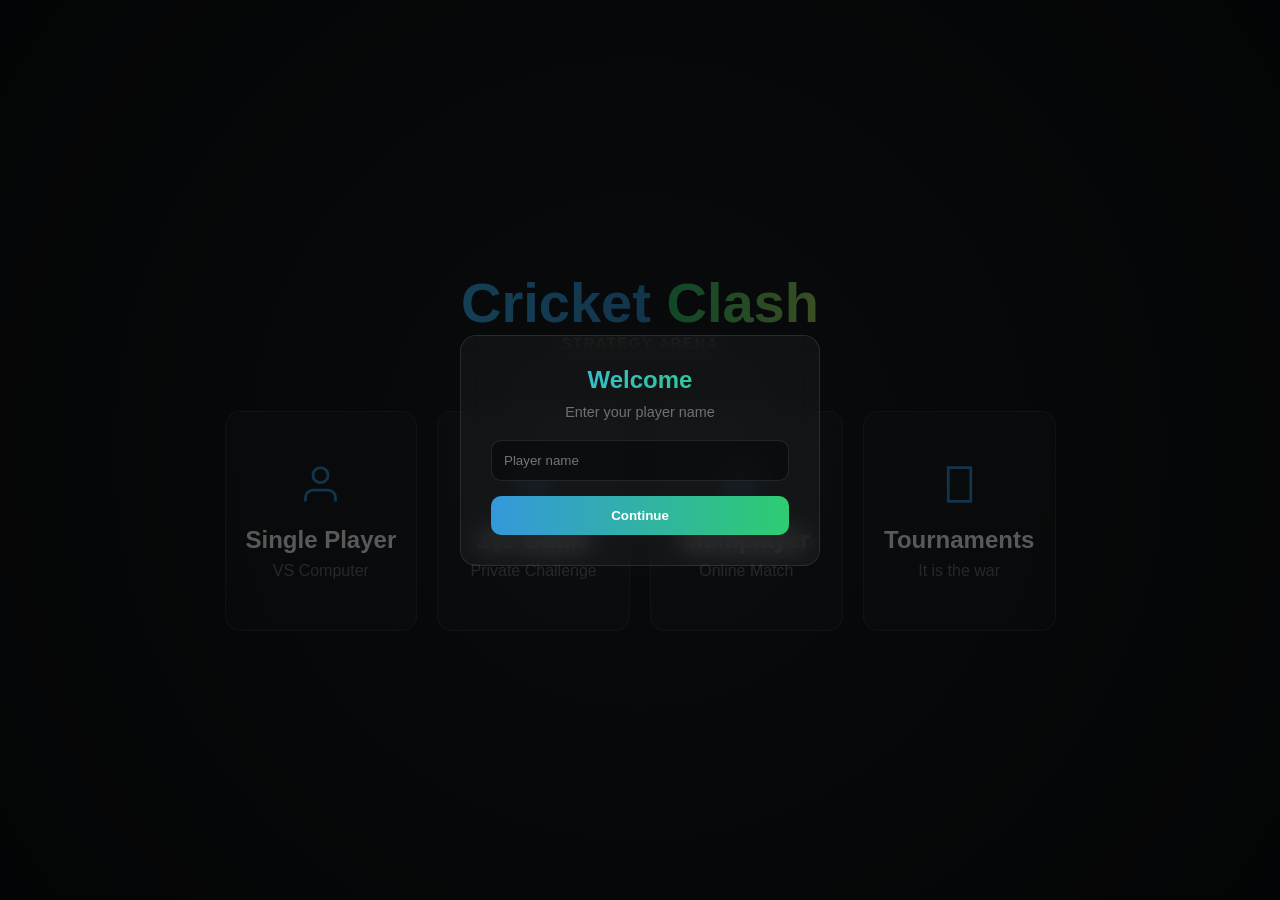
<file: index.html>
<!DOCTYPE html>
<html lang="en">
<head>
<meta charset="UTF-8">
<meta name="viewport" content="width=device-width, initial-scale=1.0">
<title>Cricket Clash - Strategy Arena</title>

<style>
/* ================= ROOT ================= */
:root {
    --bg-color: #0f1214;
    --card-bg: rgba(255, 255, 255, 0.03);
    --border-default: rgba(255, 255, 255, 0.1);
    --border-active: #4caf50;
    --text-main: #ffffff;
    --text-muted: #717171;
    --accent-blue: #3498db;
    --accent-green: #2ecc71;
}

/* ================= GLOBAL ================= */
* {
    margin: 0;
    padding: 0;
    box-sizing: border-box;
    font-family: 'Segoe UI', Roboto, Helvetica, Arial, sans-serif;
}

body {
    background: radial-gradient(circle at center, #1a1f24 0%, #0a0c0d 100%);
    color: var(--text-main);
    min-height: 100vh;
    display: flex;
    flex-direction: column;
    align-items: center;
    justify-content: center;
    padding: 20px;
    overflow-x: hidden;
}

/* ================= LOADER ================= */
#pageLoader {
    position: fixed;
    inset: 0;
    background: radial-gradient(circle at center, #11161a 0%, #050607 100%);
    display: flex;
    align-items: center;
    justify-content: center;
    z-index: 99999;
}

#pageLoader .loader-text {
    font-size: clamp(2.8rem, 9vw, 4.5rem);
    font-weight: 900;
    letter-spacing: 6px;
    background: linear-gradient(90deg, #3ab5f0, #2ecc71);
    -webkit-background-clip: text;
    -webkit-text-fill-color: transparent;
    animation: glow 1.6s ease-in-out infinite alternate;
}

@keyframes glow {
    from { opacity: 0.6; transform: scale(1); }
    to { opacity: 1; transform: scale(1.05); }
}

/* ================= NAME POPUP ================= */
#namePopup {
    position: fixed;
    inset: 0;
    background: rgba(0,0,0,0.65);
    display: none;
    align-items: center;
    justify-content: center;
    z-index: 99998;
}

.popup-box {
    background: rgba(255,255,255,0.04);
    border: 1px solid var(--border-default);
    backdrop-filter: blur(12px);
    padding: 30px;
    border-radius: 16px;
    width: 90%;
    max-width: 360px;
    text-align: center;
}

.popup-box h2 {
    margin-bottom: 10px;
    background: linear-gradient(to right, #3ab5f0, #2ecc71);
    -webkit-background-clip: text;
    -webkit-text-fill-color: transparent;
}

.popup-box p {
    color: var(--text-muted);
    font-size: 0.9rem;
    margin-bottom: 20px;
}

.popup-box input {
    width: 100%;
    padding: 12px;
    border-radius: 10px;
    border: 1px solid var(--border-default);
    background: rgba(0,0,0,0.4);
    color: white;
    outline: none;
    margin-bottom: 15px;
}

.popup-box button {
    width: 100%;
    padding: 12px;
    border-radius: 10px;
    border: none;
    cursor: pointer;
    font-weight: 600;
    background: linear-gradient(90deg, #3498db, #2ecc71);
    color: #fff;
}

/* ================= HEADER ================= */
.header {
    text-align: center;
    margin-bottom: 60px;
}

.logo {
    font-size: clamp(2.5rem, 8vw, 3.5rem);
    font-weight: 800;
}

.logo span:first-child {
    background: linear-gradient(to right, #3ab5f0, #3498db);
    -webkit-background-clip: text;
    -webkit-text-fill-color: transparent;
}

.logo span:last-child {
    background: linear-gradient(to right, #2ecc71, #a8e063);
    -webkit-background-clip: text;
    -webkit-text-fill-color: transparent;
}

.subtitle {
    color: var(--text-muted);
    text-transform: uppercase;
    letter-spacing: 2px;
    font-size: 0.9rem;
}

/* ================= CARDS ================= */
.card-container {
    display: grid;
    grid-template-columns: repeat(4, 1fr);
    gap: 20px;
}

.card {
    background: var(--card-bg);
    border: 1px solid var(--border-default);
    border-radius: 15px;
    padding: 50px 20px;
    text-align: center;
    cursor: pointer;
    transition: 0.3s;
}

.card:hover {
    background: rgba(255,255,255,0.06);
    transform: translateY(-8px);
}

.card.active {
    border-color: var(--border-active);
}

.icon svg {
    width: 45px;
    height: 45px;
    stroke: var(--accent-blue);
}

.card h2 { margin: 15px 0 8px; }
.card p { color: var(--text-muted); }

@media (max-width: 600px) {
    .card-container { grid-template-columns: 1fr; }
    .header { margin-bottom: 30px; }
}
</style>
</head>

<body>

<!-- LOADER -->
<div id="pageLoader">
    <div class="loader-text">SATVERSE</div>
</div>

<!-- NAME POPUP -->
<div id="namePopup">
    <div class="popup-box">
        <h2>Welcome</h2>
        <p>Enter your player name</p>
        <input type="text" id="playerNameInput" placeholder="Player name">
        <button onclick="savePlayerName()">Continue</button>
    </div>
</div>

<!-- MAIN UI -->
<div class="header">
    <h1 class="logo"><span>Cricket</span> <span>Clash</span></h1>
    <p class="subtitle">Strategy Arena</p>
</div>

<div class="card-container">
    <div class="card" onclick="selectCard(this)">
        <div class="icon">
            <svg viewBox="0 0 24 24" fill="none" stroke-width="1.5"><circle cx="12" cy="7" r="4"/><path d="M4 21v-2a4 4 0 0 1 4-4h8a4 4 0 0 1 4 4v2"/></svg>
        </div>
        <h2>Single Player</h2>
        <p>VS Computer</p>
    </div>

    <div class="card" onclick="selectCard(this)">
        <div class="icon">
            <svg viewBox="0 0 24 24" fill="none" stroke-width="1.5"><line x1="4" y1="4" x2="20" y2="20"/><line x1="20" y1="4" x2="4" y2="20"/></svg>
        </div>
        <h2>1v1 Battle</h2>
        <p>Private Challenge</p>
    </div>

    <div class="card" onclick="selectCard(this)">
        <div class="icon">
            <svg viewBox="0 0 24 24" fill="none" stroke-width="1.5"><circle cx="9" cy="7" r="4"/><path d="M17 21v-2a4 4 0 0 0-4-4H5a4 4 0 0 0-4 4v2"/></svg>
        </div>
        <h2>Multiplayer</h2>
        <p>Online Match</p>
    </div>

    <div class="card" onclick="window.location.href='tournament.html'">
        <div class="icon">
            <svg viewBox="0 0 24 24" fill="none" stroke-width="1.5"><path d="M6 3h12v18H6z"/></svg>
        </div>
        <h2>Tournaments</h2>
        <p>It is the war</p>
    </div>
</div>

<script>
function selectCard(el){
    document.querySelectorAll('.card').forEach(c=>c.classList.remove('active'));
    el.classList.add('active');
}

/* LOADER + NAME CHECK */
window.addEventListener("load", () => {
    setTimeout(() => {
        document.getElementById("pageLoader").remove();

        if (!localStorage.getItem("playerName")) {
            document.getElementById("namePopup").style.display = "flex";
        }
    }, 600);
});

function savePlayerName(){
    const name = document.getElementById("playerNameInput").value.trim();
    if(!name) return;
    localStorage.setItem("playerName", name.toLowerCase());
    document.getElementById("namePopup").style.display = "none";
}
</script>

</body>
</html>
</file>
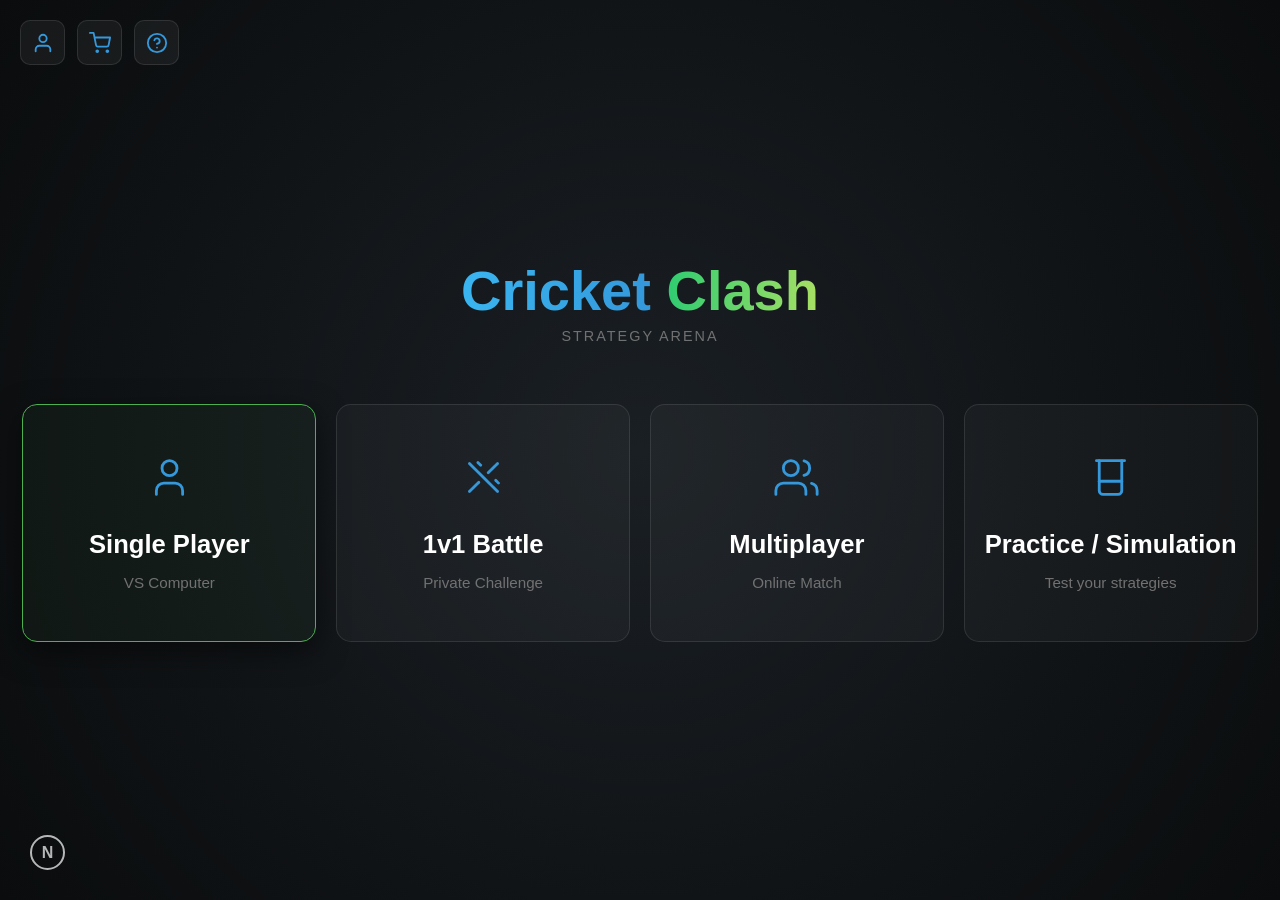
<file: mainpage.html>
<!DOCTYPE html>
<html lang="en">
<head>
    <meta charset="UTF-8">
    <meta name="viewport" content="width=device-width, initial-scale=1.0">
    <title>Cricket Clash - Strategy Arena</title>
    <style>
        :root {
            --bg-color: #0f1214;
            --card-bg: rgba(255, 255, 255, 0.03);
            --border-default: rgba(255, 255, 255, 0.1);
            --border-active: #4caf50;
            --text-main: #ffffff;
            --text-muted: #717171;
            --accent-blue: #3498db;
            --accent-green: #2ecc71;
        }

        * {
            margin: 0;
            padding: 0;
            box-sizing: border-box;
            font-family: 'Segoe UI', Roboto, Helvetica, Arial, sans-serif;
        }

        body {
            background: radial-gradient(circle at center, #1a1f24 0%, #0a0c0d 100%);
            color: var(--text-main);
            min-height: 100vh;
            display: flex;
            flex-direction: column;
            align-items: center;
            justify-content: center;
            padding: 20px;
            overflow-x: hidden;
        }

        /* Header Styles */
        .header {
            text-align: center;
            margin-bottom: 60px;
        }

        .logo {
            font-size: clamp(2.5rem, 8vw, 3.5rem);
            font-weight: 800;
            margin-bottom: 5px;
        }

        .logo span:first-child {
            background: linear-gradient(to right, #3ab5f0, #3498db);
            -webkit-background-clip: text;
            -webkit-text-fill-color: transparent;
        }

        .logo span:last-child {
            background: linear-gradient(to right, #2ecc71, #a8e063);
            -webkit-background-clip: text;
            -webkit-text-fill-color: transparent;
        }

        .subtitle {
            color: var(--text-muted);
            text-transform: uppercase;
            letter-spacing: 2px;
            font-size: 0.9rem;
        }

        /* Card Grid */
		.card-container {
			display: grid;
			grid-template-columns: repeat(4, 1fr);
			gap: 20px;
		}


        .card {
            background: var(--card-bg);
            border: 1px solid var(--border-default);
            border-radius: 15px;
            padding: 50px 20px;
            text-align: center;
            cursor: pointer;
            transition: all 0.3s cubic-bezier(0.4, 0, 0.2, 1);
            position: relative;
        }

        /* Hover & Active States */
        .card:hover {
            background: rgba(255, 255, 255, 0.06);
            transform: translateY(-8px);
        }

        .card.active {
            border-color: var(--border-active);
            background: rgba(76, 175, 80, 0.05);
            box-shadow: 0 10px 30px rgba(0, 0, 0, 0.5);
        }

        /* Icons */
        .icon {
            margin-bottom: 30px;
            display: flex;
            justify-content: center;
        }


		.card .icon svg {
    width: 45px;
    height: 45px;
    stroke: var(--accent-blue);
}



        .card h2 {
            font-size: 1.6rem;
            margin-bottom: 15px;
            font-weight: 600;
        }

        .card p {
            color: var(--text-muted);
            font-size: 0.95rem;
        }

        /* Bottom Logo */
        .footer-logo {
            position: fixed;
            bottom: 30px;
            left: 30px;
            width: 35px;
            height: 35px;
            border: 2px solid #fff;
            border-radius: 50%;
            display: flex;
            align-items: center;
            justify-content: center;
            font-weight: bold;
            opacity: 0.7;
        }

        /* Responsive Breakpoints */
        @media (max-width: 600px) {
            .card-container {
                grid-template-columns: 1fr;
            }
            .header { margin-bottom: 30px; }
        }
		
		/* Navigation Buttons in Top Left */
.nav-controls {
    position: absolute;
    top: 20px;
    left: 20px;
    display: flex;
    gap: 12px;
    z-index: 100;
}

.nav-btn {
    width: 45px;
    height: 45px;
    background: rgba(255, 255, 255, 0.05);
    border: 1px solid var(--border-default);
    border-radius: 10px;
    display: flex;
    align-items: center;
    justify-content: center;
    cursor: pointer;
    transition: all 0.2s ease;
    color: var(--text-main);
}

.nav-btn:hover {
    background: rgba(255, 255, 255, 0.15);
    border-color: var(--accent-blue);
    transform: translateY(-2px);
}

.nav-btn svg {
    width: 22px;
    height: 22px;
    stroke: var(--text-main);
}

/* Ensure header doesn't overlap on small screens */
@media (max-width: 768px) {
    .nav-controls {
        position: relative;
        top: 0;
        left: 0;
        margin-bottom: 20px;
        justify-content: center;
    }
}

.nav-btn {
    color: var(--accent-blue);
}


.nav-btn svg {
    width: 22px;
    height: 22px;
    stroke: currentColor; /* ✅ */
}


.nav-btn:hover svg {
    stroke: var(--accent-green);
}


.nav-btn:hover svg {
    stroke: var(--accent-green);
}

    </style>
</head>
<body>

    <div class="nav-controls">
        <div class="nav-btn" title="Profile">
            <svg viewBox="0 0 24 24" fill="none" stroke="currentColor" stroke-width="2" stroke-linecap="round" stroke-linejoin="round"><path d="M20 21v-2a4 4 0 0 0-4-4H8a4 4 0 0 0-4 4v2"></path><circle cx="12" cy="7" r="4"></circle></svg>
        </div>
        <div class="nav-btn" title="Shop">
            <svg viewBox="0 0 24 24" fill="none" stroke="currentColor" stroke-width="2" stroke-linecap="round" stroke-linejoin="round"><circle cx="9" cy="21" r="1"></circle><circle cx="20" cy="21" r="1"></circle><path d="M1 1h4l2.68 13.39a2 2 0 0 0 2 1.61h9.72a2 2 0 0 0 2-1.61L23 6H6"></path></svg>
        </div>
        <div class="nav-btn" title="Help">
            <svg viewBox="0 0 24 24" fill="none" stroke="currentColor" stroke-width="2" stroke-linecap="round" stroke-linejoin="round"><circle cx="12" cy="12" r="10"></circle><path d="M9.09 9a3 3 0 0 1 5.83 1c0 2-3 3-3 3"></path><line x1="12" y1="17" x2="12.01" y2="17"></line></svg>
        </div>
    </div>
	
<div class="header">
        <h1 class="logo"><span>Cricket</span> <span>Clash</span></h1>
        <p class="subtitle">Strategy Arena</p>
    </div>

    <div class="card-container">
        <div class="card active" onclick="selectCard(this)">
            <div class="icon">
                <svg viewBox="0 0 24 24" fill="none" stroke-width="1.5" stroke-linecap="round" stroke-linejoin="round"><path d="M19 21v-2a4 4 0 0 0-4-4H9a4 4 0 0 0-4 4v2"></path><circle cx="12" cy="7" r="4"></circle></svg>
            </div>
            <h2>Single Player</h2>
            <p>VS Computer</p>
        </div>
        
        <div class="card" onclick="selectCard(this)">
    <div class="icon">
            <svg viewBox="0 0 24 24" fill="none" stroke-width="1.5" stroke-linecap="round" stroke-linejoin="round">
                <line x1="14.5" y1="9.5" x2="19.5" y2="4.5"></line>
                <line x1="4.5" y1="19.5" x2="9.5" y2="14.5"></line>
                <line x1="4.5" y1="4.5" x2="19.5" y2="19.5"></line>
                <line x1="18.5" y1="13.5" x2="20" y2="15"></line>
                <line x1="9" y1="4" x2="10.5" y2="5.5"></line>
            </svg>
        </div>
        <h2>1v1 Battle</h2>
        <p>Private Challenge</p>
    </div>

        <div class="card" onclick="selectCard(this)">
            <div class="icon">
                <svg viewBox="0 0 24 24" fill="none" stroke-width="1.5" stroke-linecap="round" stroke-linejoin="round"><path d="M17 21v-2a4 4 0 0 0-4-4H5a4 4 0 0 0-4 4v2"></path><circle cx="9" cy="7" r="4"></circle><path d="M23 21v-2a4 4 0 0 0-3-3.87"></path><path d="M16 3.13a4 4 0 0 1 0 7.75"></path></svg>
            </div>
            <h2>Multiplayer</h2>
            <p>Online Match</p>
        </div>

        <div class="card" onclick="selectCard(this)">
            <div class="icon">
                <svg viewBox="0 0 24 24" fill="none" stroke-width="1.5" stroke-linecap="round" stroke-linejoin="round"><path d="M4.5 3h15"></path><path d="M6 3v16a2 2 0 0 0 2 2h8a2 2 0 0 0 2-2V3"></path><path d="M6 14h12"></path></svg>
            </div>
            <h2>Practice / Simulation</h2>
            <p>Test your strategies</p>
        </div>
    </div>

    <div class="footer-logo">N</div>

    <script>
        function selectCard(element) {
            // Remove 'active' class from all cards
            const cards = document.querySelectorAll('.card');
            cards.forEach(card => card.classList.remove('active'));
            
            // Add 'active' class to the clicked card
            element.classList.add('active');
            
            // Logic for what happens when a button is clicked
            console.log("Selected Mode:", element.querySelector('h2').innerText);
        }
    </script>

</body>
</html>
</file>
